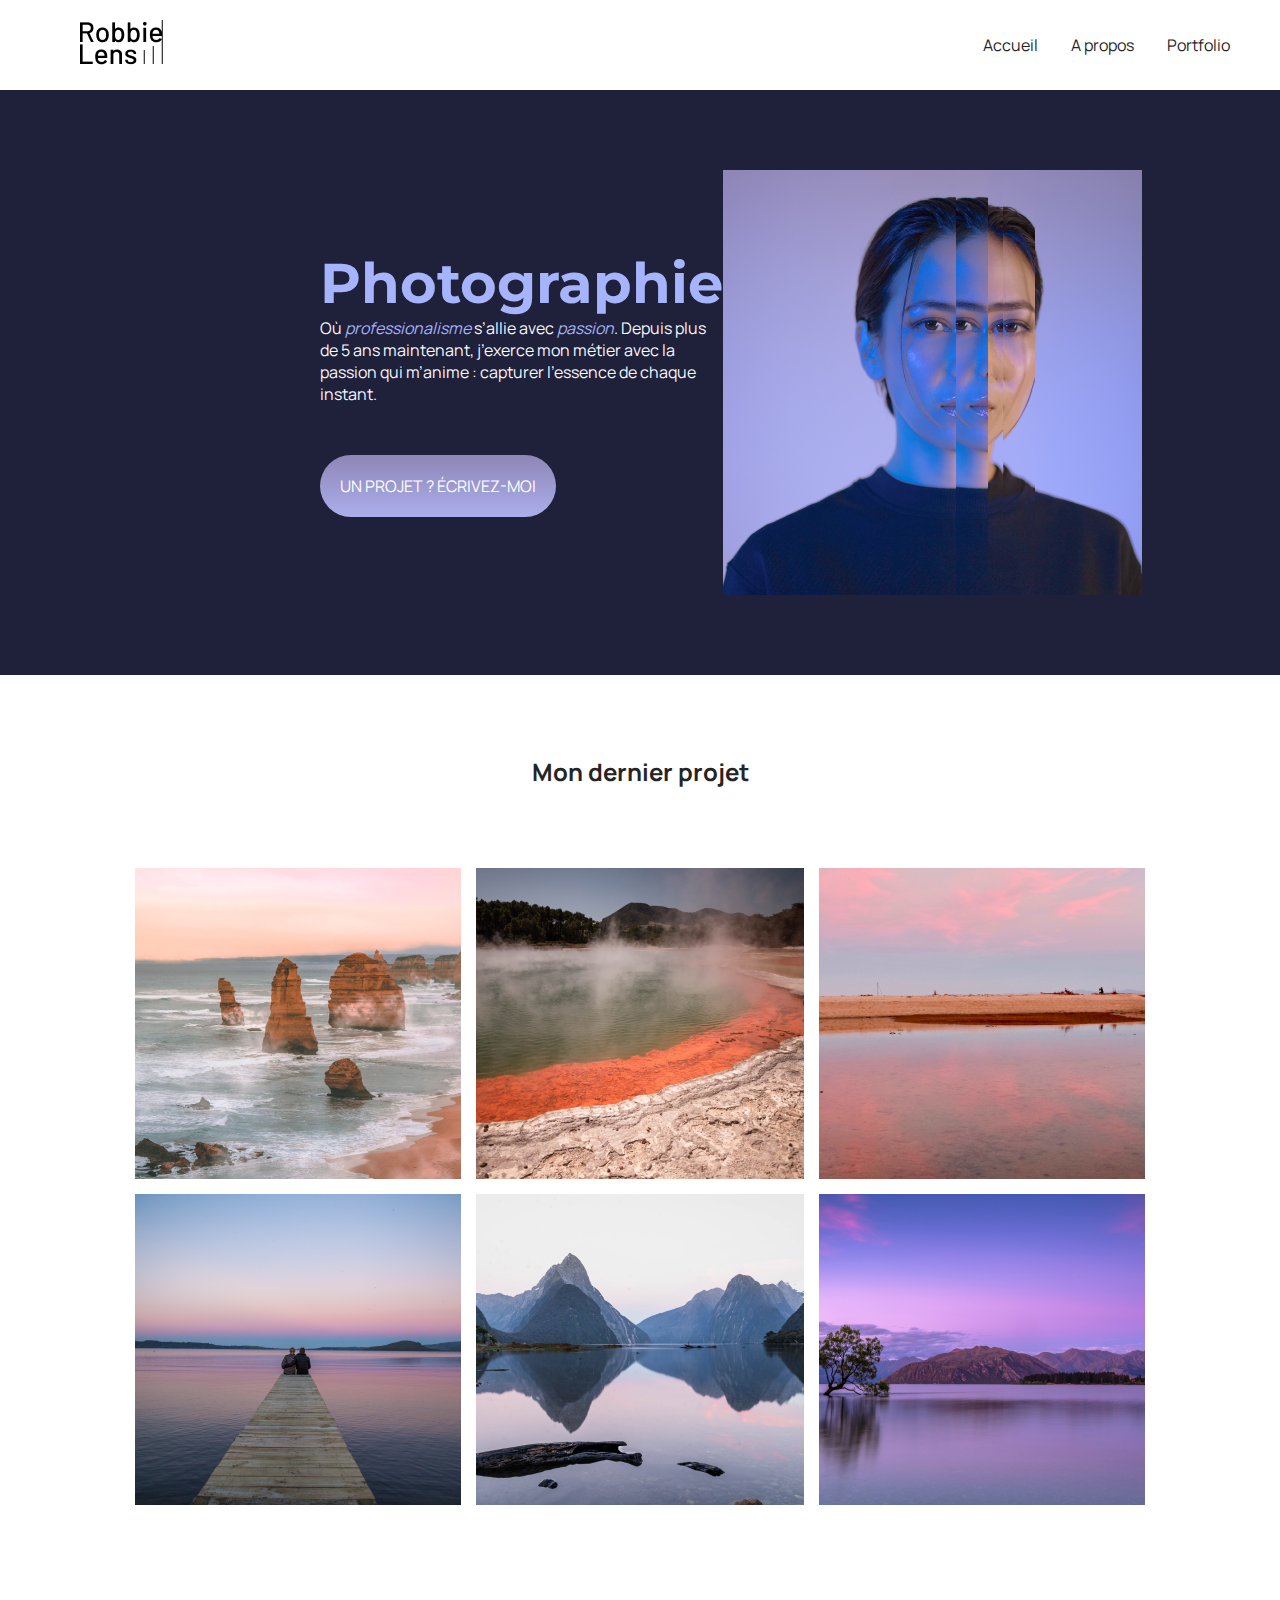
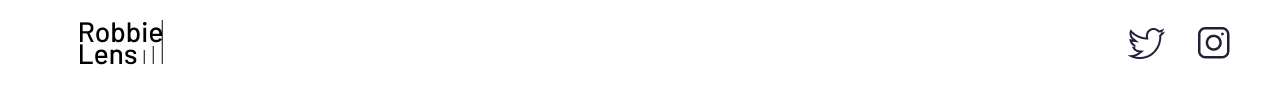
<file: index.html>
<!DOCTYPE html>
<html>

    <head>
        <title>Accueil - Robbie Lens Photographie</title>
        <link rel="stylesheet" type="text/css" href="styles.css">
        <link rel="preconnect" href="https://fonts.googleapis.com">
        <link rel="preconnect" href="https://fonts.gstatic.com" crossorigin>
        <link href="https://fonts.googleapis.com/css2?family=Manrope:wght@200..800&family=Montserrat:ital,wght@0,100..900;1,100..900&display=swap" rel="stylesheet">
    <body>
        <header>
            <nav>
                <a href="index.html" class="lien-icone">
                    <img src="images/logo.png" alt="Logo Robbie Lens" >
                </a>                <div>
                    <a href="index.html">Accueil</a>
                    <a href="a-propos.html">A propos</a>
                    <a href="portfolio.html">Portfolio</a>
                </div>
            </nav>
        </header>
        <main>
            <section class="conteneur-intro">
                <div>
                    <h1>Photographie</h1>
                    <p>
                        Où <em>professionalisme</em> s’allie avec <em>passion</em>. Depuis plus de 5 ans maintenant, j’exerce mon métier avec la passion qui m’anime : capturer l’essence de chaque instant.
                    </p>
                    <div>
                        <a href="portfolio.html" class="gradient">UN PROJET ? ÉCRIVEZ-MOI</a>
                    </div>
                </div>
                <img src="images/robbie-lens.png" alt="Portrait de Robbie Lens">
            </section>
            <section class="conteneur-photos">
                <h2>Mon dernier projet</h2>
                <div>
                    <img src="images/accueil/element-1.png" alt="Twelve apostles - Australie" >
                    <img src="images/accueil/element-2.png" alt="Wai-O-Tapu - Nouvelle-Zélande" >
                    <img src="images/accueil/element-3.png" alt="Parc National d’Abel Tasman - Nouvelle-Zélande" >
                </div>
                <div>
                    <img src="images/accueil/element-4.png" alt="Lac Rotorua - Nouvelle-Zélande" >
                    <img src="images/accueil/element-5.png" alt="Milford Sound - Nouvelle-Zélande" >
                    <img src="images/accueil/element-6.png" alt="Lac Wanaka - Nouvelle-Zélande" >
                </div>
            </section>
        </main>
        <footer>
            <a href="index.html" class="lien-icone">
                <img src="images/logo.png" alt="Logo Robbie Lens" >
            </a>
            <div>
                <a href="http://twitter.com/" target="_blank" class="lien-icone"><img src="images/twitter.png" alt="logo twitter"></a>
                <a href="http://www.instagram.com/" target="_blank" class="lien-icone"><img src="images/instagram.png" alt="logo twitter"></a>
            </div>
        </footer>
    </body>
    
</html>
</file>
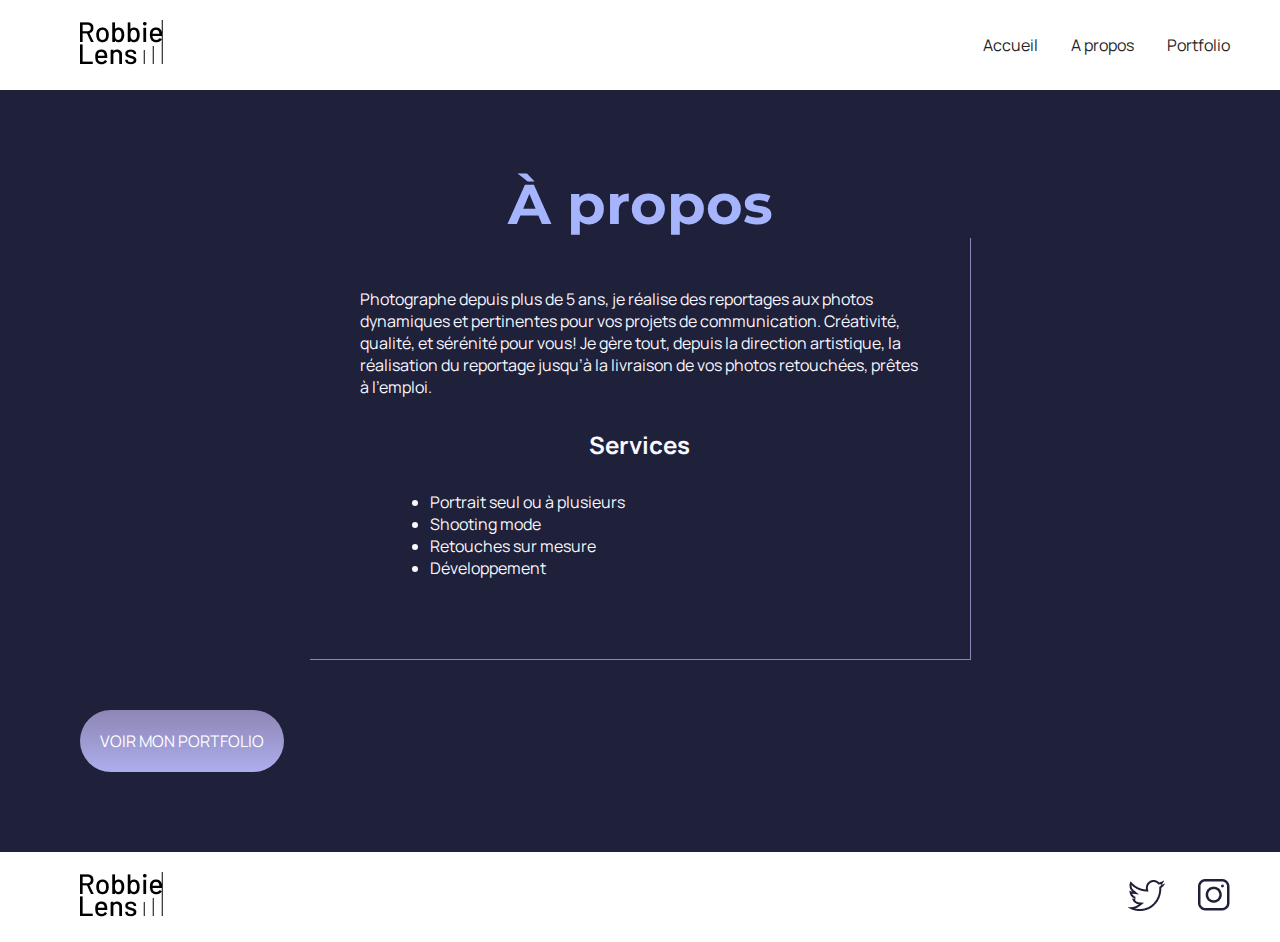
<file: a-propos.html>
<!DOCTYPE html>
<html lang="fr">

<head>
    <meta charset="utf-8">
    <title>À propos - Robbie Lens Photographie</title>
    <link rel="stylesheet" type="text/css" href="styles.css">
    <link rel="preconnect" href="https://fonts.googleapis.com">
    <link rel="preconnect" href="https://fonts.gstatic.com" crossorigin>
    <link href="https://fonts.googleapis.com/css2?family=Manrope:wght@200..800&family=Montserrat:ital,wght@0,100..900;1,100..900&display=swap" rel="stylesheet">
</head>

<body>
    <header>
        <nav>
            <a href="index.html" class="lien-icone"><img src="images/logo.png" alt="Logo de Robbie Lens"></a>
            <div>
                <a href="index.html">Accueil</a>
                <a href="a-propos.html">A propos</a>
                <a href="portfolio.html">Portfolio</a>
            </div>
        </nav>
    </header>
    <main class="a-propos-main">
        <section>
            <h1>À propos</h1>
            <div class="a-propos">
                <p>
                    Photographe depuis plus de 5 ans, je réalise des reportages aux photos dynamiques et pertinentes pour vos
                    projets de communication. Créativité, qualité, et sérénité pour vous! Je gère tout, depuis la direction
                    artistique, la réalisation du reportage jusqu’à la livraison de vos photos retouchées, prêtes à l’emploi.
                </p>
                <h2>Services</h2>
                <ul>
                    <li>Portrait seul ou à plusieurs</li>
                    <li>Shooting mode</li>
                    <li>Retouches sur mesure</li>
                    <li>Développement</li>
                </ul>
            </div>
            <div>
                <a href="portfolio.html" class="gradient">VOIR MON PORTFOLIO</a>
            </div>
        </section>
    </main>
    <footer>
        <a href="index.html" class="lien-icone">
            <img src="images/logo.png" alt="Logo Robbie Lens" >
        </a>
        <div>
            <a href="http://twitter.com/" target="_blank" class="lien-icone"><img src="images/twitter.png" alt="logo twitter"></a>
            <a href="http://www.instagram.com/" target="_blank" class="lien-icone"><img src="images/instagram.png" alt="logo twitter"></a>
        </div>
    </footer>
</body>

</html>
</file>
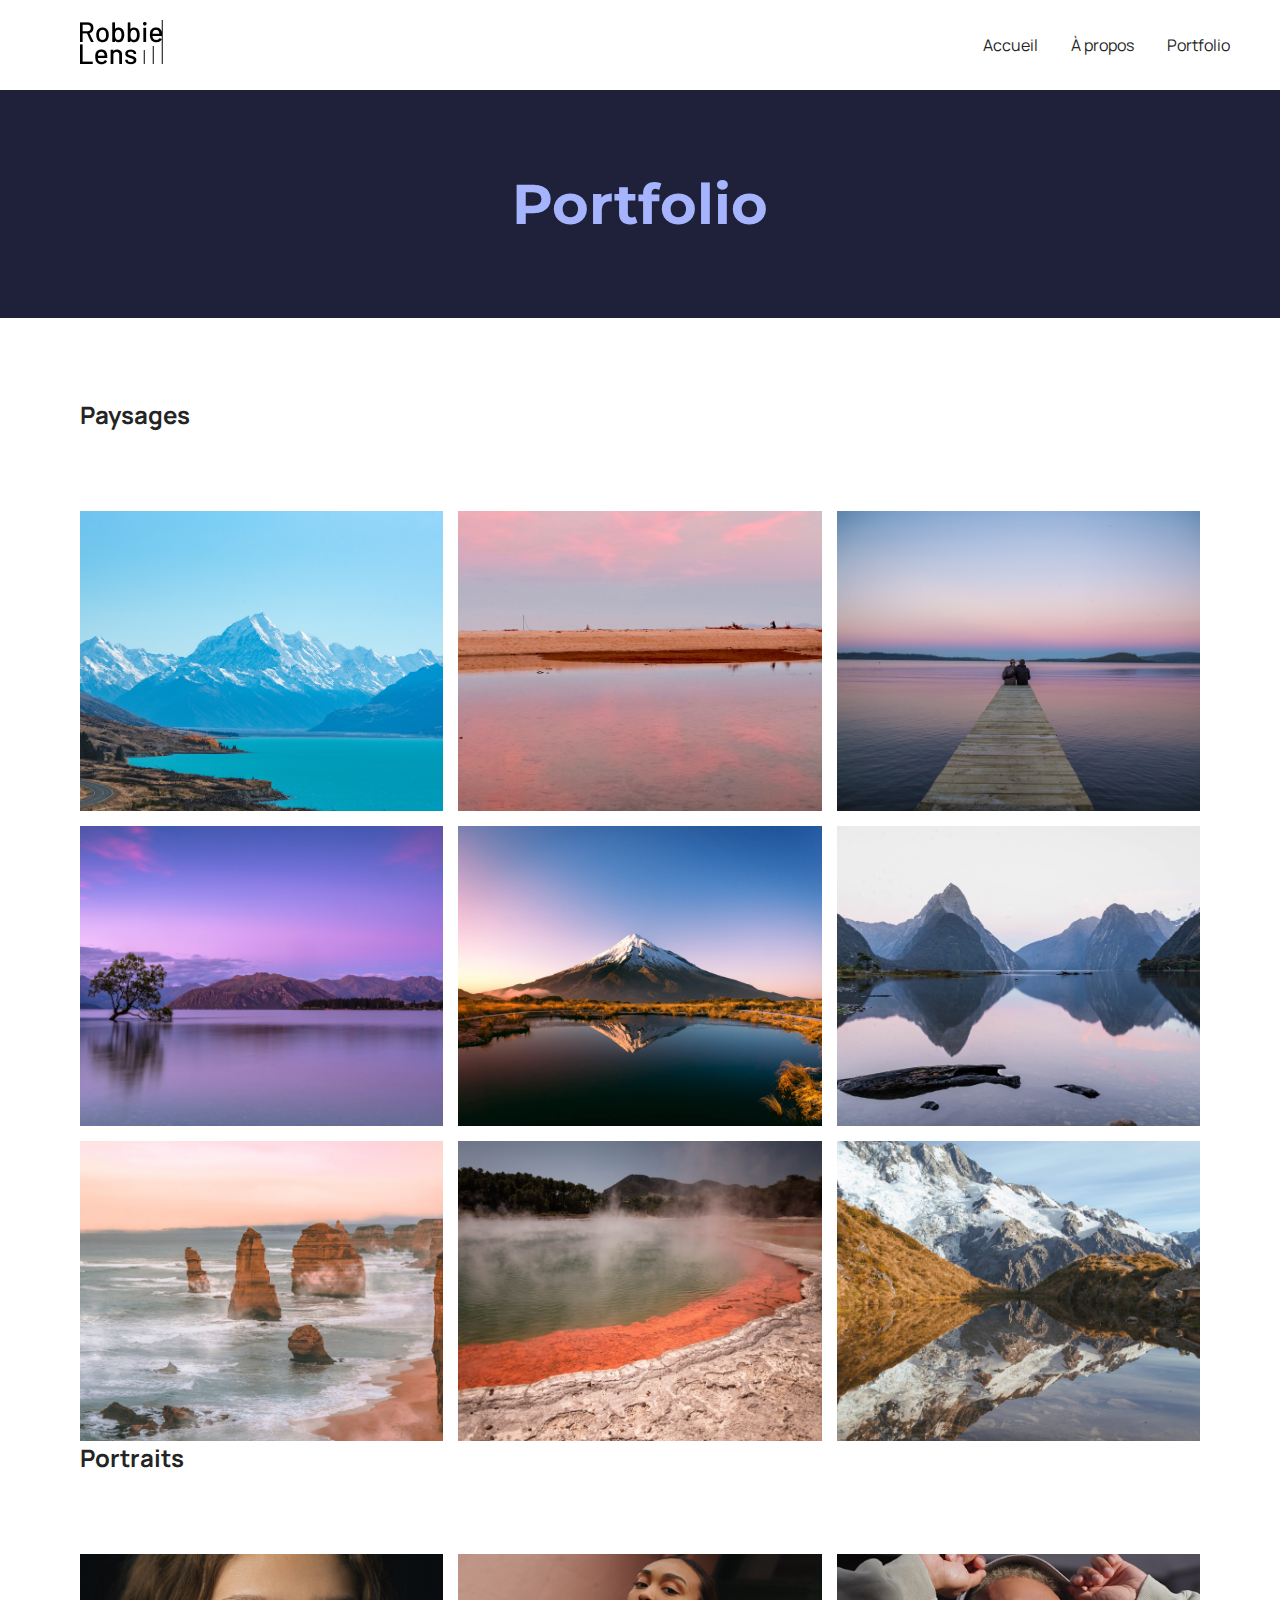
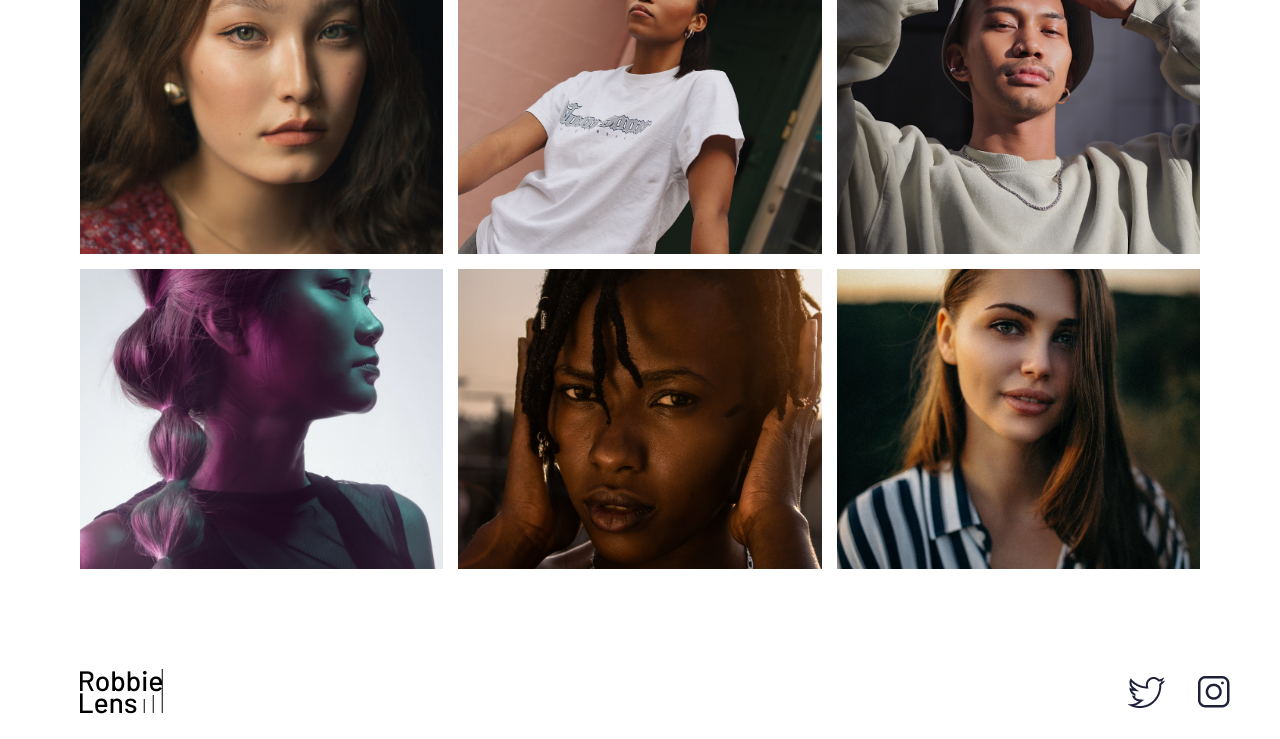
<file: portfolio.html>
<!DOCTYPE html>
<html lang="fr">

<head>
    <meta charset="utf-8" >
    <title>Portfolio - Robbie Lens Photographie</title>
    <link rel="stylesheet" type="text/css" href="styles.css">
    <link rel="preconnect" href="https://fonts.googleapis.com">
    <link rel="preconnect" href="https://fonts.gstatic.com" crossorigin>
    <link href="https://fonts.googleapis.com/css2?family=Manrope&family=Montserrat&display=swap" rel="stylesheet">
</head>

<body>
    <header>
        <nav>
            <a href="index.html" class="lien-icone">
                <img src="images/logo.png" alt="Logo Robbie Lens" >
            </a>
            <div>
                <a href="index.html">Accueil</a>
                <a href="a-propos.html">À propos</a>
                <a href="portfolio.html">Portfolio</a>
            </div>
        </nav>
    </header>
    <main>
        <section>
            <h1>Portfolio</h1>
        </section>
        <section class="portfolio-section-photos">
            <h2>Paysages</h2>
            <div class="grid-paysages">
                <a href="images/portfolio/paysage1.jpg" class="lien-conteneur-photo">
                    <img src="images/portfolio/paysage1.jpg" alt="Mont Aoraki - Nouvelle-Zélande" >
                    <div class="photo-hover">Voir la photo</div>
                </a>
                <a href="images/portfolio/paysage2.jpg" class="lien-conteneur-photo">
                    <img src="images/portfolio/paysage2.jpg" alt="Parc National d’Abel Tasman - Nouvelle-Zélande" >
                    <div class="photo-hover">Voir la photo</div>
                </a>
                <a href="images/portfolio/paysage3.jpg" class="lien-conteneur-photo">
                    <img src="images/portfolio/paysage3.jpg" alt="Lac Rotorua - Nouvelle-Zélande" >
                    <div class="photo-hover">Voir la photo</div>
                </a>
                <a href="images/portfolio/paysage4.jpg" class="lien-conteneur-photo">
                    <img src="images/portfolio/paysage4.jpg" alt="Lac Wanaka - Nouvelle-Zélande" >
                    <div class="photo-hover">Voir la photo</div>
                </a>
                <a href="images/portfolio/paysage5.jpg" class="lien-conteneur-photo">
                    <img src="images/portfolio/paysage5.jpg" alt="Mont Taranaki - Nouvelle-Zélande" >
                    <div class="photo-hover">Voir la photo</div>
                </a>
                <a href="images/portfolio/paysage6.jpg" class="lien-conteneur-photo">
                    <img src="images/portfolio/paysage6.jpg" alt="Milford Sound - Nouvelle-Zélande" >
                    <div class="photo-hover">Voir la photo</div>
                </a>
                <a href="images/portfolio/paysage7.jpg" class="lien-conteneur-photo">
                    <img src="images/portfolio/paysage7.jpg" alt="Twelve Apostle - Australie" >
                    <div class="photo-hover">Voir la photo</div>
                </a>
                <a href="images/portfolio/paysage8.jpg" class="lien-conteneur-photo">
                    <img src="images/portfolio/paysage8.jpg" alt="Wai-O-Tapu - Nouvelle-Zélande" >
                    <div class="photo-hover">Voir la photo</div>
                </a>
                <a href="images/portfolio/paysage9.jpg" class="lien-conteneur-photo">
                    <img src="images/portfolio/paysage9.jpg" alt="Mont Cook - Nouvelle Zélande" >
                    <div class="photo-hover">Voir la photo</div>
                </a>
            </div>
            <h2>Portraits</h2>
            <div class="grid-portraits">
                <a href="images/portfolio/portrait1.jpg" class="lien-conteneur-photo">
                    <img src="images/portfolio/portrait1.jpg" alt="Portrait jeune femme 1" >
                    <div class="photo-hover">Voir la photo</div>
                </a>
                <a href="images/portfolio/portrait2.jpg" class="lien-conteneur-photo">
                    <img src="images/portfolio/portrait2.jpg" alt="Portrait jeune femme 2" >
                    <div class="photo-hover">Voir la photo</div>
                </a>
                <a href="images/portfolio/portrait3.jpg" class="lien-conteneur-photo">
                    <img src="images/portfolio/portrait3.jpg" alt="Portrait jeune homme 3" >
                    <div class="photo-hover">Voir la photo</div>
                </a>
                <a href="images/portfolio/portrait4.jpg" class="lien-conteneur-photo">
                    <img src="images/portfolio/portrait4.jpg" alt="Portrait jeune femme 4" >
                    <div class="photo-hover">Voir la photo</div>
                </a>
                <a href="images/portfolio/portrait5.jpg" class="lien-conteneur-photo">
                    <img src="images/portfolio/portrait5.jpg" alt="Portrait jeune femme 5" >
                    <div class="photo-hover">Voir la photo</div>
                </a>
                <a href="images/portfolio/portrait6.jpg" class="lien-conteneur-photo">
                    <img src="images/portfolio/portrait6.jpg" alt="Portrait jeune femme 6" >
                    <div class="photo-hover">Voir la photo</div>
                </a>

            </div>
        </section>
    </main>
    <footer>
        <a href="index.html" class="lien-icone">
            <img src="images/logo.png" alt="Logo Robbie Lens" >
        </a>
        <div>
            <a href="http://twitter.com/" target="_blank" class="lien-icone"><img src="images/twitter.png" alt="logo twitter"></a>
            <a href="http://www.instagram.com/" target="_blank" class="lien-icone"><img src="images/instagram.png" alt="logo twitter"></a>
        </div>
    </footer>
</body>

</html>
</file>
<file: styles.css>
*{
    margin: 0;
}

body{
    font-size: 1em;
    font-family: 'Manrope', sans-serif;
    background-color: #1F2039;
}

p, li, h2{
    color: #F9F8FF;
} 

p{
    font: 1.1em;
}

a {
    color: #242424;
    text-decoration: none;
}
/************* MAIN **************/

h1{
    font-size: 3.5em;
    text-align: center;
    color: #A5B4FC;
    font-family: 'Montserrat', sans-serif;
}

section{
    padding: 80px;
}

.a-propos-main{
    margin: auto;
}

.a-propos{ /* carre-contenu*/
    border-right: 1px solid #8e86b5;
    border-bottom: 1px  solid #8e86b5;
    width: 50%;
    margin: auto;
    padding: 50px;
}

.a-propos h2{
    margin-top: 30px;
    text-align: center;
}

.a-propos ul{
    margin: 30px;
}

em{
    color: #A5B4FC;
}

.gradient{
    display: inline-block;
    margin-top: 50px;
    padding: 20px;
    border-radius: 50px;
    background: linear-gradient(#8E86B5, #ACAEED );
    color: white;
}
.gradient:hover{
    text-decoration: none;
    background: linear-gradient(#696484, #8788BA);
}

/************* ACCUEIL **************/

.conteneur-photos {
    padding: 80px;
    background-color: white;
}

.conteneur-photos h2 {
    margin-bottom: 80px;
    text-align: center;
    color: #242424;
}

.conteneur-photos div {
  display: flex;
  flex-direction: row;
  margin-bottom: 15px;
  gap: 15px;
  justify-content: center;
}

.conteneur-intro {
  display: flex;
  flex-direction: row;
  width: 50%;
  margin: auto;
  align-items: center;
}

/************* PORTFOLIO **************/

.portfolio-section-photos {
    background-color: white;
}
  
.portfolio-section-photos h2 {
    margin-bottom: 80px;
    color: #242424;
}
  
.grid-paysages {
    display: grid;
    grid-template-columns: 1fr 1fr 1fr;
    grid-template-rows: 300px 300px 300px;
    gap: 15px;
}

.grid-portraits {
    display: grid;
    grid-template-columns: 1fr 1fr 1fr;
    grid-template-rows: 300px 300px;
    gap: 15px;
}

.grid-paysages img, .grid-portraits img {
    width: 100%;
    height: 100%;
    object-fit: cover;
}

.lien-conteneur-photo {
    position: relative;
}

.photo-hover {
    position: absolute;
    top: 0;
    left: 0;
    right: 0;
    bottom: 0;
    display: flex;
    align-items: center;
    justify-content: center;
    font-size: 1.5em;
    color: white;
    background-color: rgba(0, 0, 0, 0.7);
    display: none;
}

.lien-conteneur-photo:hover .photo-hover {
    display: flex;
}

/************* HEADER, FOOTER **************/

header, footer{
    background-color: white;
    padding: 20px 50px;
}

footer, nav {
    display: flex;
    flex-direction: row;
    align-items: center;
    justify-content: space-between;
}

nav a {
    margin-left: 30px;
}

nav a:hover{
    text-decoration: underline;
}

.lien-icone{
    margin-left: 30px;
}

.lien-icone:hover {
    opacity: 0.5;
}
</file>
